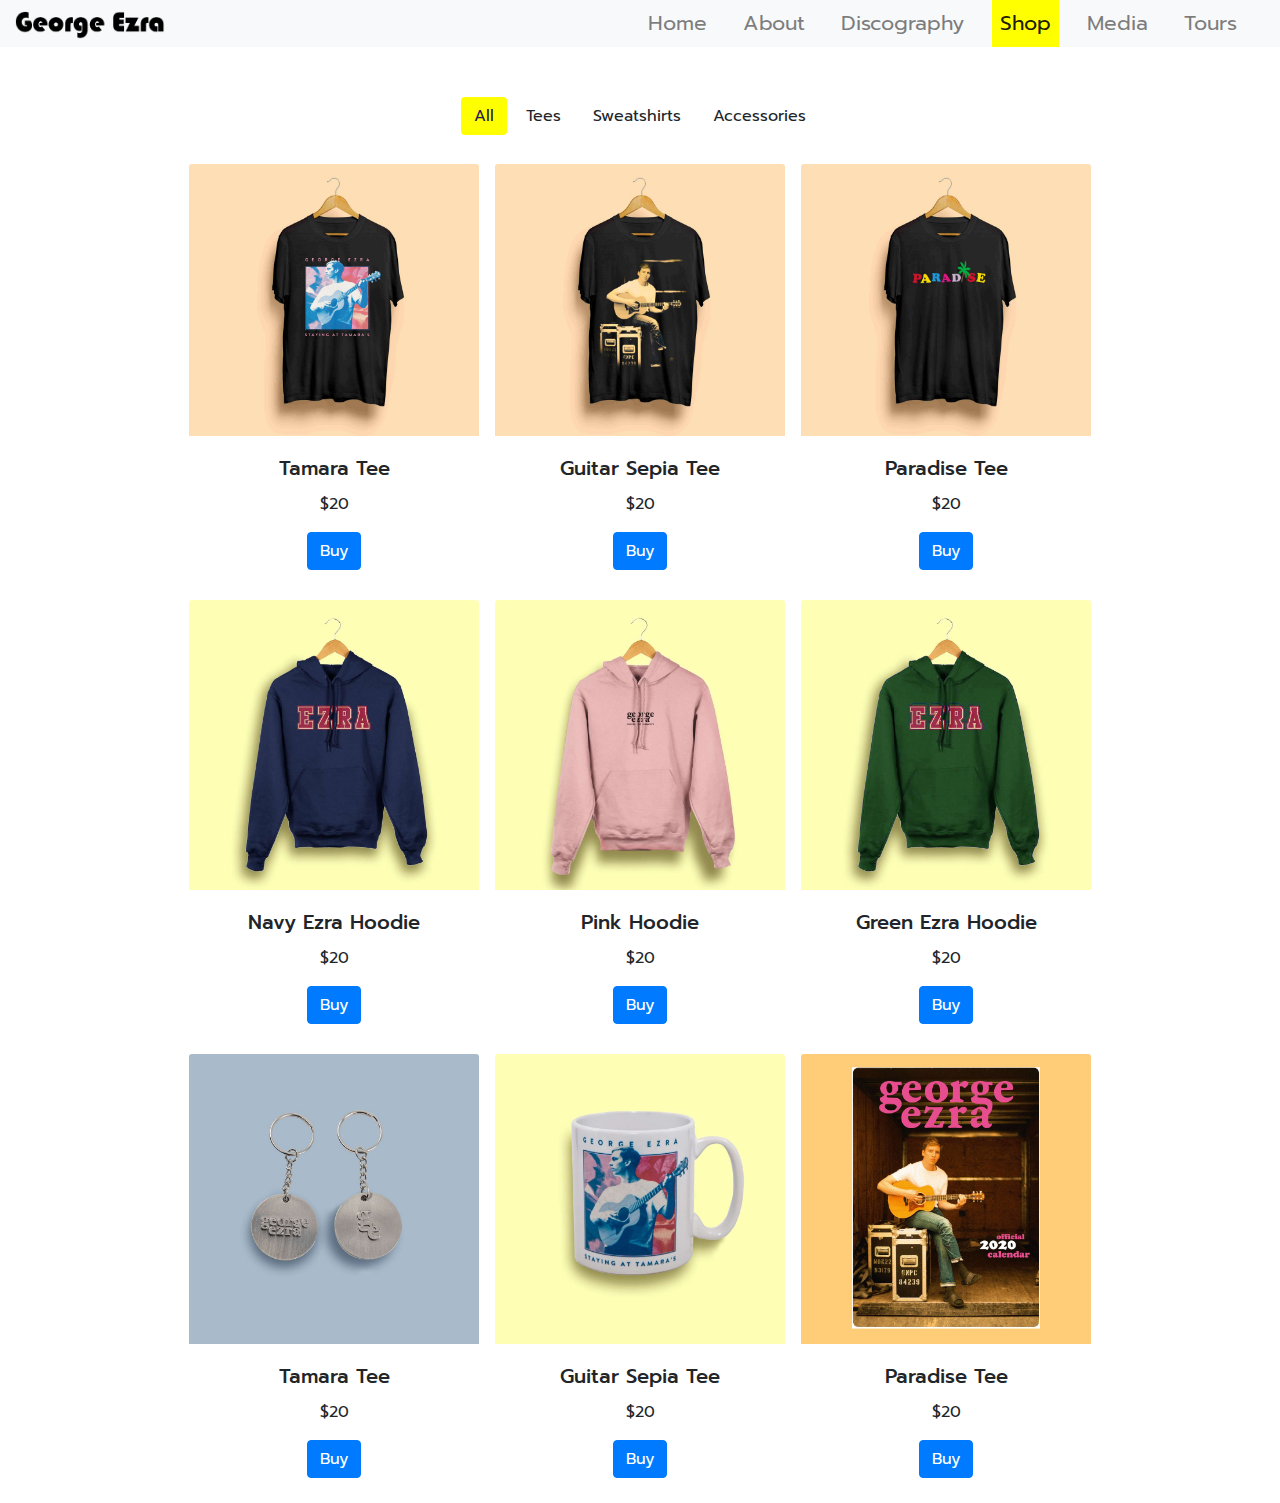
<file: merch.html>
<!DOCTYPE html>
<html lang="en" dir="ltr">
  <head>
    <meta charset="utf-8">
    <title>George Ezra-Merch</title>
    <link href="https://fonts.googleapis.com/css?family=Prompt&display=swap" rel="stylesheet">
    <!-- Global site tag (gtag.js) - Google Analytics -->
<script async src="https://www.googletagmanager.com/gtag/js?id=UA-153186372-1"></script>
<script>
  window.dataLayer = window.dataLayer || [];
  function gtag(){dataLayer.push(arguments);}
  gtag('js', new Date());

  gtag('config', 'UA-153186372-1');
</script>

    <link rel="stylesheet" href="https://stackpath.bootstrapcdn.com/bootstrap/4.3.1/css/bootstrap.min.css" integrity="sha384-ggOyR0iXCbMQv3Xipma34MD+dH/1fQ784/j6cY/iJTQUOhcWr7x9JvoRxT2MZw1T" crossorigin="anonymous">
    <link rel="stylesheet" type="text/css" href="./merch.css"
  </head>
  <body>
    <nav class="navbar navbar-expand-md navbar-light bg-light sticky-top">
    <div class="container-fluid">
      <a class="navbar-brand" href="#"><img src="./logo.png" width="150"></a>
      <button class="navbar-toggler" type="button" data-toggle="collapse"
      data-target="#navbarResponsive">
      <span class="navbar-toggler-icon"></span>
      </button>
      <div class="collapse navbar-collapse" id="navbarResponsive">
        <ul class="navbar-nav ml-auto">
          <li class="nav-item">
            <a class="nav-link" id="a" href="index.html">Home</a>
          </li>
          <li class="nav-item">
            <a class="nav-link" id="b" href="about.html">About</a>
          </li>
          <li class="nav-item">
            <a class="nav-link" id="c" href="discography.html">Discography</a>
          </li>
          <li class="nav-item">
            <a class="nav-link active" id="d" href="merch.html">Shop</a>
          </li>
          <li class="nav-item">
            <a class="nav-link" id="e" href="media.html">Media</a>
          </li>
          <li class="nav-item">
            <a class="nav-link" id="f" href="tours.html">Tours</a>
          </li>
        </ul>

      </div>
    </div>
    </nav>

<div class="container">

<div class=" buttons" align="center">
    <button class="active btn" id="all"> All </button>
    <button class="btn" id="a1"> Tees </button>
    <button class="btn" id="b1"> Sweatshirts </button>
    <button class="btn" id="c1"> Accessories </button>
    <br><br>
</div>



<div id="basket" align="center">
    <div class="a1">
      <div class="card" style="width:300px;">
          <img class="card-img-top" src="./shirt1.jpg">
            <div class="card-body">
                <h5 class="card-title">Tamara Tee</h5>
                  <p class="card-text">$20</p>
                    <a href="#" class="btn btn-primary">Buy</a>
            </div>

      </div>
      <div class="card" style="width: 300px;">
          <img class="card-img-top" src="./shirt2.jpg">
            <div class="card-body">
                <h5 class="card-title">Guitar Sepia Tee</h5>
                  <p class="card-text">$20</p>
                    <a href="#" class="btn btn-primary">Buy</a>
            </div>
      </div>
      <div class="card" style="width: 300px;">
          <img class="card-img-top" src="./shirt3.jpg">
            <div class="card-body">
                <h5 class="card-title">Paradise Tee</h5>
                  <p class="card-text">$20</p>
                    <a href="#" class="btn btn-primary">Buy</a>
            </div>
      </div>
    </div>



  <div class="b1">
    <div class="card" style="width: 300px;">
        <img class="card-img-top" src="./hoodie1.jpg">
          <div class="card-body">
              <h5 class="card-title">Navy Ezra Hoodie</h5>
                <p class="card-text">$20</p>
                  <a href="#" class="btn btn-primary">Buy</a>
          </div>
    </div>
  <div class="card" style="width: 300px;">
      <img class="card-img-top" src="./hoodie2.jpg">
        <div class="card-body">
            <h5 class="card-title">Pink Hoodie</h5>
              <p class="card-text">$20</p>
                <a href="#" class="btn btn-primary">Buy</a>
        </div>
  </div>
  <div class="card" style="width: 300px;">
      <img class="card-img-top" src="./hoodie3.jpg">
        <div class="card-body">
            <h5 class="card-title">Green Ezra Hoodie</h5>
              <p class="card-text">$20</p>
                <a href="#" class="btn btn-primary">Buy</a>
        </div>
  </div>
</div>


  <div class="c1">
    <div class="card" style="width:300px;">
        <img class="card-img-top" src="./accessories1.jpg">
          <div class="card-body">
              <h5 class="card-title">Tamara Tee</h5>
                <p class="card-text">$20</p>
                  <a href="#" class="btn btn-primary">Buy</a>
          </div>
    </div>
    <div class="card" style="width: 300px;">
        <img class="card-img-top" src="./accessories2.jpg">
          <div class="card-body">
              <h5 class="card-title">Guitar Sepia Tee</h5>
                <p class="card-text">$20</p>
                  <a href="#" class="btn btn-primary">Buy</a>
      </div>
    </div>

          <div class="card" style="width: 300px;">
              <img class="card-img-top" src="./accessories3.jpg">
                <div class="card-body">
                    <h5 class="card-title">Paradise Tee</h5>
                      <p class="card-text">$20</p>
                        <a href="#" class="btn btn-primary">Buy</a>
                </div>
          </div>
    </div>

</div>

  </div>



</div>

</div>

</div>

<script src="https://code.jquery.com/jquery-3.3.1.slim.min.js" integrity="sha384-q8i/X+965DzO0rT7abK41JStQIAqVgRVzpbzo5smXKp4YfRvH+8abtTE1Pi6jizo" crossorigin="anonymous"></script>
<script src="https://cdnjs.cloudflare.com/ajax/libs/popper.js/1.14.7/umd/popper.min.js" integrity="sha384-UO2eT0CpHqdSJQ6hJty5KVphtPhzWj9WO1clHTMGa3JDZwrnQq4sF86dIHNDz0W1" crossorigin="anonymous"></script>
<script src="https://stackpath.bootstrapcdn.com/bootstrap/4.3.1/js/bootstrap.min.js" integrity="sha384-JjSmVgyd0p3pXB1rRibZUAYoIIy6OrQ6VrjIEaFf/nJGzIxFDsf4x0xIM+B07jRM" crossorigin="anonymous"></script>
<script src="https://ajax.googleapis.com/ajax/libs/jquery/1.11.1/jquery.min.js"></script>
<script src="./index2.js"></script>
  </body>
</html>
</file>
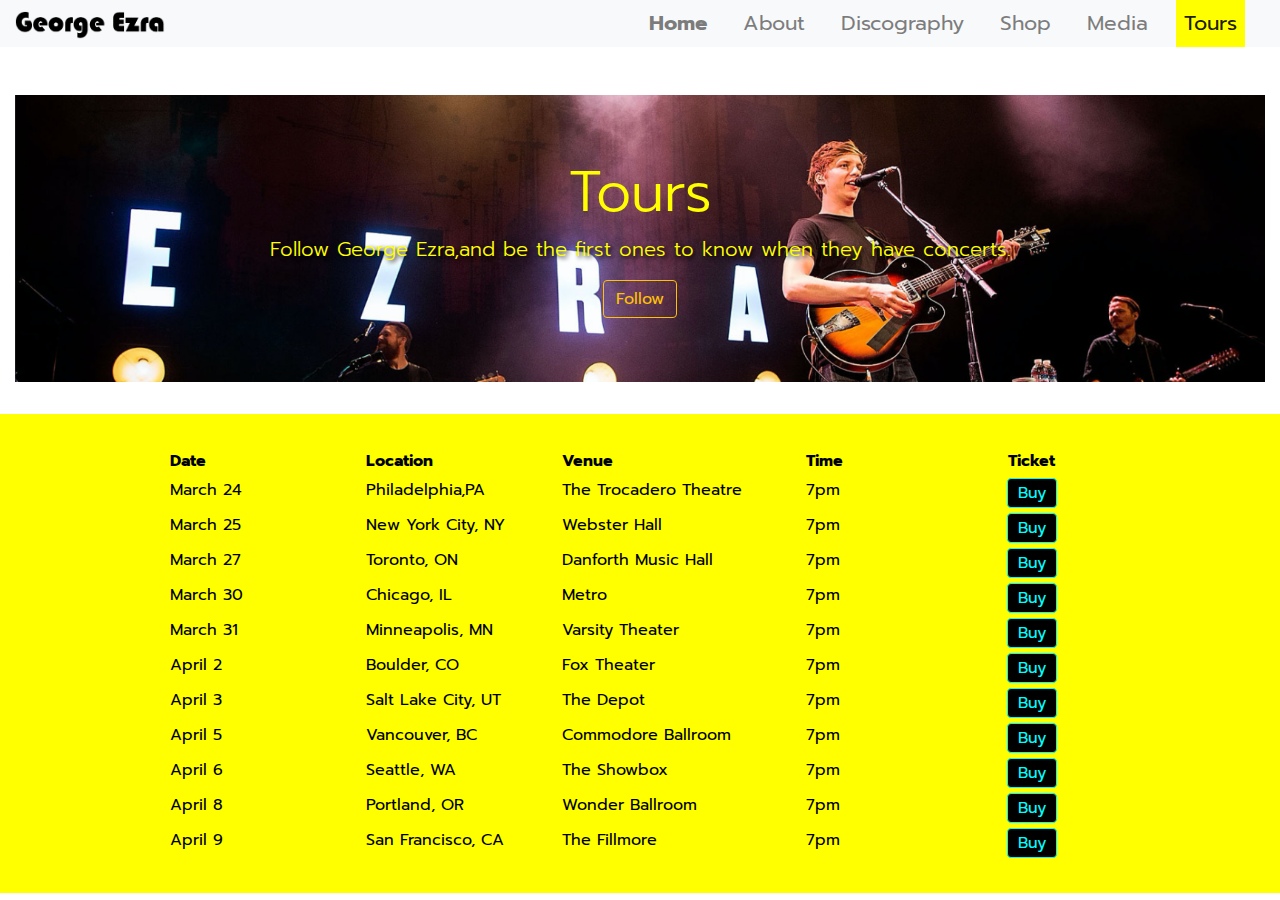
<file: tours.html>
<!DOCTYPE html>
<html lang="en" dir="ltr">
  <head>
    <meta charset="utf-8">
    <title>George Ezra – Tours</title>
    <link href="https://fonts.googleapis.com/css?family=Prompt&display=swap" rel="stylesheet">
    <!-- Global site tag (gtag.js) - Google Analytics -->
<script async src="https://www.googletagmanager.com/gtag/js?id=UA-153186372-1"></script>
<script>
  window.dataLayer = window.dataLayer || [];
  function gtag(){dataLayer.push(arguments);}
  gtag('js', new Date());

  gtag('config', 'UA-153186372-1');
</script>

    <link rel="stylesheet" href="https://stackpath.bootstrapcdn.com/bootstrap/4.3.1/css/bootstrap.min.css" integrity="sha384-ggOyR0iXCbMQv3Xipma34MD+dH/1fQ784/j6cY/iJTQUOhcWr7x9JvoRxT2MZw1T" crossorigin="anonymous">
    <link rel="stylesheet" type="text/css" href="./tours.css"
  </head>
  <body>
    <nav class="navbar navbar-expand-md navbar-light bg-light sticky-top">
    <div class="container-fluid">
      <a class="navbar-brand" href="#"><img src="./logo.png" width="150"></a>
      <button class="navbar-toggler" type="button" data-toggle="collapse"
      data-target="#navbarResponsive">
      <span class="navbar-toggler-icon"></span>
      </button>
      <div class="collapse navbar-collapse" id="navbarResponsive">
        <ul class="navbar-nav ml-auto">
          <li class="nav-item">
            <a class="nav-link" id="a" href="index.html">Home</a>
          </li>
          <li class="nav-item">
            <a class="nav-link" id="b" href="about.html">About</a>
          </li>
          <li class="nav-item">
            <a class="nav-link" id="c" href="discography.html">Discography</a>
          </li>
          <li class="nav-item">
            <a class="nav-link" id="d" href="merch.html">Shop</a>
          </li>
          <li class="nav-item">
            <a class="nav-link" id="e" href="media.html">Media</a>
          </li>
          <li class="nav-item">
            <a class="nav-link active" id="f" href="tours.html">Tours</a>
          </li>
        </ul>

      </div>
    </div>
    </nav>

<div class="container-fluid">
  <br><br>
  <div class="jumbotron jumbotron-fluid">
    <div class="container">
      <h1 class="display-4">Tours</h1>
      <p class="lead">Follow George Ezra,and be the first ones to know when they have concerts.

</p>
      <a class="btn btn-outline-warning" href="#" role="button">Follow</a>
    </div>
  </div>

  <div class="row justify-content-center" id="tour">
    <div class="col align-self-center">
      <ul id="tourss">
        <li id="tour1">
        <span class="date"><b>Date</b></span>
        <span class="location"><b>Location</b></span>
        <span class="venue"><b>Venue</b></span>
        <span class="time"><b>Time</b></span>
        <span class="buy"><b>Ticket</b></span>
        </li>
        <li id="tour1">
        <span class="date">March 24</span>
        <span class="location">Philadelphia,PA</span>
        <span class="venue">The Trocadero Theatre</span>
        <span class="time">7pm</span>
        <span class="buy"><button type="button">Buy</button></span>
        </li>
        <li id="tour1">
        <span class="date">March 25</span>
        <span class="location">New York City, NY</span>
        <span class="venue">Webster Hall</span>
        <span class="time">7pm</span>
        <span class="buy"><button type="button">Buy</button></span>
        </li>
        <li id="tour1">
        <span class="date">March 27</span>
        <span class="location">Toronto, ON</span>
        <span class="venue">Danforth Music Hall</span>
        <span class="time">7pm</span>
        <span class="buy"><button type="button">Buy</button></span>
        </li>
        <li id="tour1">
        <span class="date">March 30</span>
        <span class="location">Chicago, IL</span>
        <span class="venue">Metro</span>
        <span class="time">7pm</span>
        <span class="buy"><button type="button">Buy</button></span>
        </li>
        <li id="tour1">
        <span class="date">March 31</span>
        <span class="location">Minneapolis, MN</span>
        <span class="venue">Varsity Theater</span>
        <span class="time">7pm</span>
        <span class="buy"><button type="button">Buy</button></span>
        </li>
        <li id="tour1">
        <span class="date">April 2</span>
        <span class="location">Boulder, CO</span>
        <span class="venue">Fox Theater</span>
        <span class="time">7pm</span>
        <span class="buy"><button type="button">Buy</button></span>
        </li>
        <li id="tour1">
        <span class="date">April 3</span>
        <span class="location">Salt Lake City, UT</span>
        <span class="venue">The Depot</span>
        <span class="time">7pm</span>
        <span class="buy"><button type="button">Buy</button></span>
        </li>
        <li id="tour1">
        <span class="date">April 5</span>
        <span class="location">Vancouver, BC</span>
        <span class="venue">Commodore Ballroom</span>
        <span class="time">7pm</span>
        <span class="buy"><button type="button">Buy</button></span>
        </li>
        <li id="tour1">
        <span class="date">April 6</span>
        <span class="location">Seattle, WA</span>
        <span class="venue">The Showbox</span>
        <span class="time">7pm</span>
        <span class="buy"><button type="button">Buy</button></span>
        </li>
        <li id="tour1">
        <span class="date">April 8</span>
        <span class="location">Portland, OR</span>
        <span class="venue">Wonder Ballroom</span>
        <span class="time">7pm</span>
        <span class="buy"><button type="button">Buy</button></span>
        </li>
        <li id="tour1">
        <span class="date">April 9</span>
        <span class="location">San Francisco, CA</span>
        <span class="venue">The Fillmore</span>
        <span class="time">7pm</span>
        <span class="buy"><button type="button">Buy</button></span>
        </li>
      </ul>
    </div>
  </div>


  </div>


  </body>
</html>
</file>
<file: merch.css>
*{
  margin: 0;
  padding: 0;
  font-family: 'Prompt', sans-serif;
}

.navbar {
  padding: 0;
}

.navbar-nav li {
  padding-right: 20px;
}
.nav-link {
  font-size: 1.3em !important;
  color: black;
}

.active{
  background: yellow;
 color: #1b1a4d;
}

.container{
  margin-top: 50px;
}


.card{
 display: inline-block;
 border-style: none;
 padding: 5px;

}
#a:hover{
background-image: url(./a.png);
background-size: cover;
color: yellow;
font-weight: bold;
}
#b:hover{
background-image: url(./b.png);
background-size: cover;
color: yellow;
}
#c:hover{
background-image: url(./c.png);
background-size: cover;
color: yellow;
}
#d:hover{
background-image: url(./ab.png);
background-size: cover;
color: red;
}
#e:hover{
background-image: url(./e.png);
background-size: cover;
color: yellow;
}
#f:hover{
background-image: url(./f.png);
background-size: cover;
color: yellow;
}

#a1:hover{
  background-color: black;
  color:yellow;
}
#b1:hover{
  background-color: black;
  color:yellow;
}
#c1:hover{
  background-color: black;
  color:yellow;
}
</file>
<file: tours.css>
*{
  margin: 0;
  padding: 0;
  font-family: 'Prompt', sans-serif;
}

.navbar {
  padding: 0;
}

.navbar-nav li {
  padding-right: 20px;
}
.nav-link {
  font-size: 1.3em !important;
  color: black;
}
.carousel-inner img{
  width: 100%;
  height: 100%;
}

.active{
  background: yellow;
 color: #1b1a4d;
}

#a{
font-weight: bold;
}
#a:hover{
background-image: url(./a.png);
background-size: cover;
color: yellow;
font-weight: bold;
}
#b:hover{
background-image: url(./b.png);
background-size: cover;
color: yellow;
}
#c:hover{
background-image: url(./c.png);
background-size: cover;
color: yellow;
}
#d:hover{
background-image: url(./ab.png);
background-size: cover;
color: red;
}
#e:hover{
background-image: url(./e.png);
background-size: cover;
color: yellow;
}
#f:hover{
background-image: url(./f.png);
background-size: cover;
color: yellow;
}
.jumbotron{
  color: yellow;
  background-image: url(./100.png);
  background-size: cover;
  width: 100%;
  text-align-last: center;
}
.lead{
    text-shadow: 2px 2px 4px #000000;
}

#tour{
  background-color: yellow;

}

#tourss{
  width: 960px;
  margin: 20px auto;
  padding: 10px;
  box-sizing: border-box;
}

#tour1{
  display: flex;
  padding-left: 10px 20px;
  color: black;
  margin: 5px 0;
  transition: .5s;
  list-style: none;
}
#tour1 span:nth-child(1){
  width: 200px;
}

#tour1 span:nth-child(2){
  width: 200px;
}

#tour1 span:nth-child(3){
  width: 250px;
}
#tour1 span:nth-child(4){
  width: 150px;
}
#tour1 span:nth-child(5){
  width: 160px;
  text-align: center;
}

button{
  background: black;
  color:cyan;
  width: 50px;
  height: 30px;
  border: 1px solid cyan;
  font-size: 16px;
  border-radius: 4px;
  transition: .6s;
  overflow: hidden;
}

button:hover{
  background: cyan;
  color:black;
  cursor: pointer;
}
</file>
